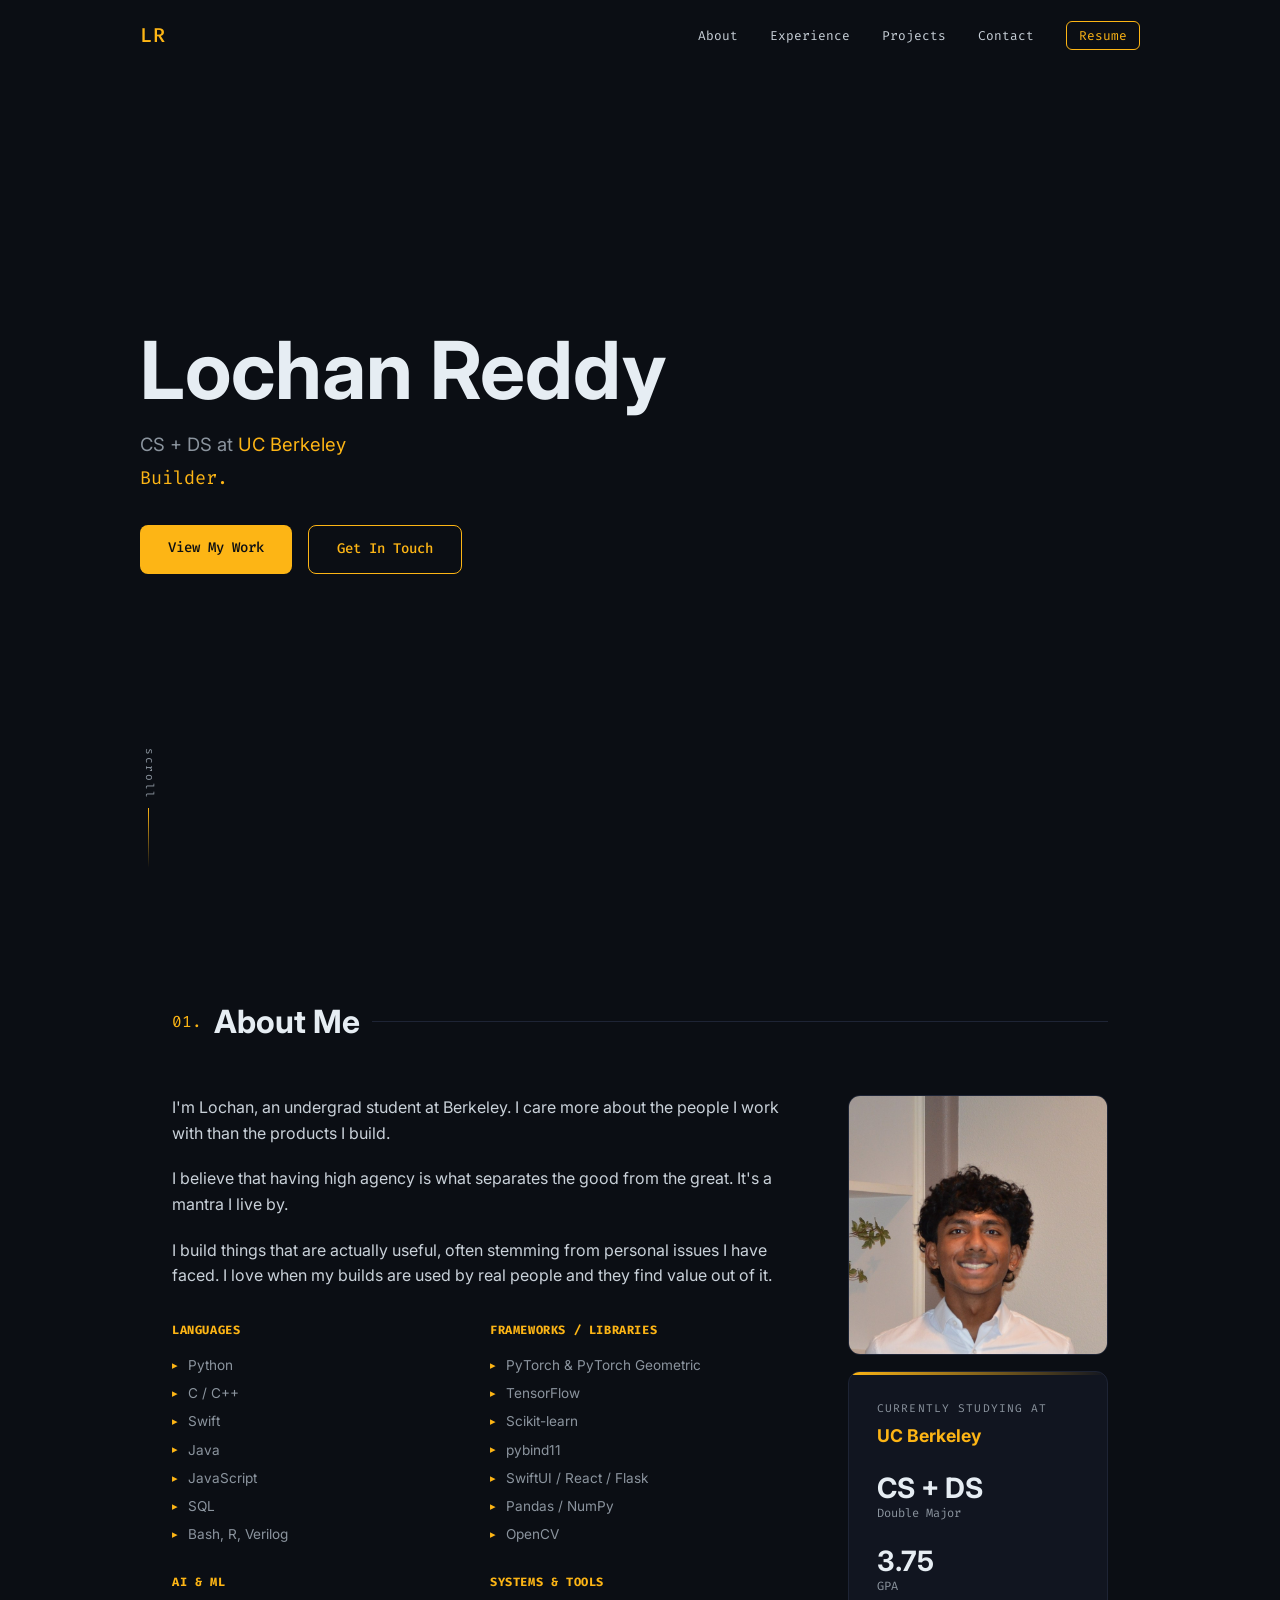
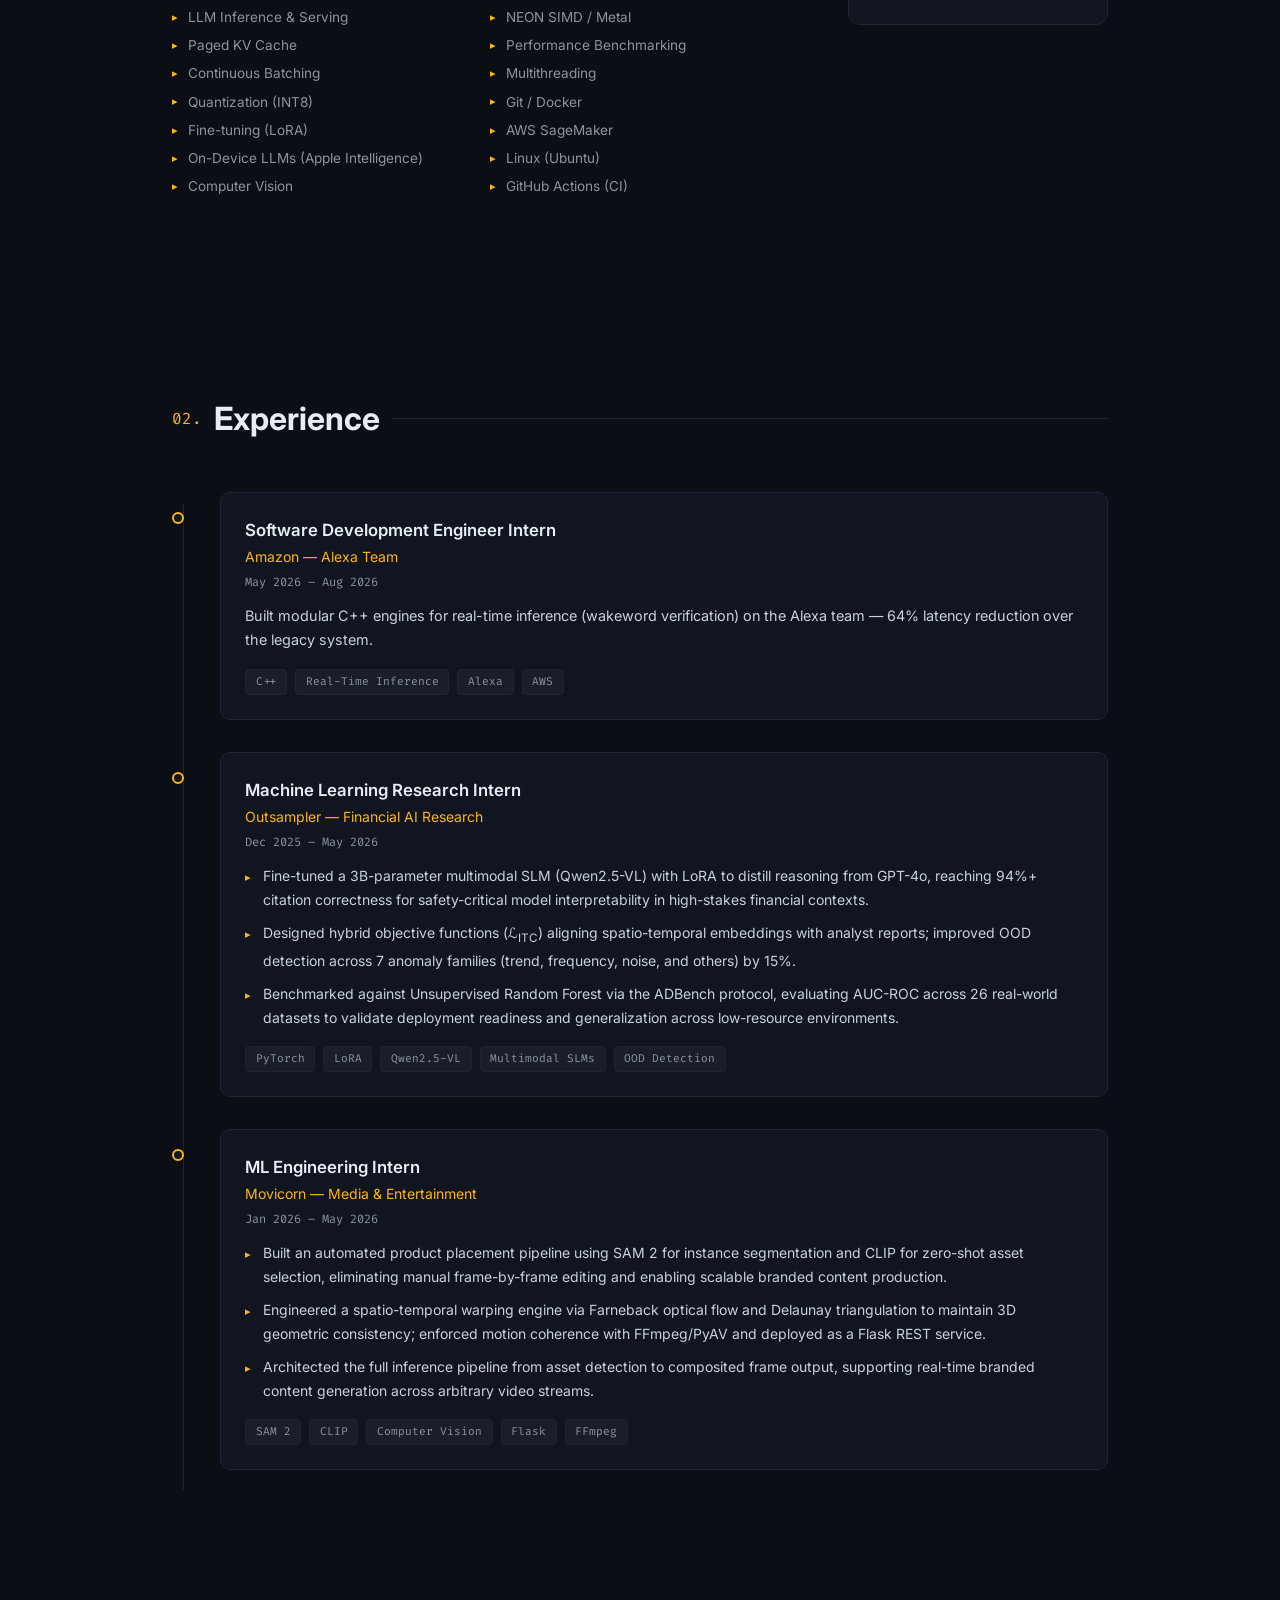
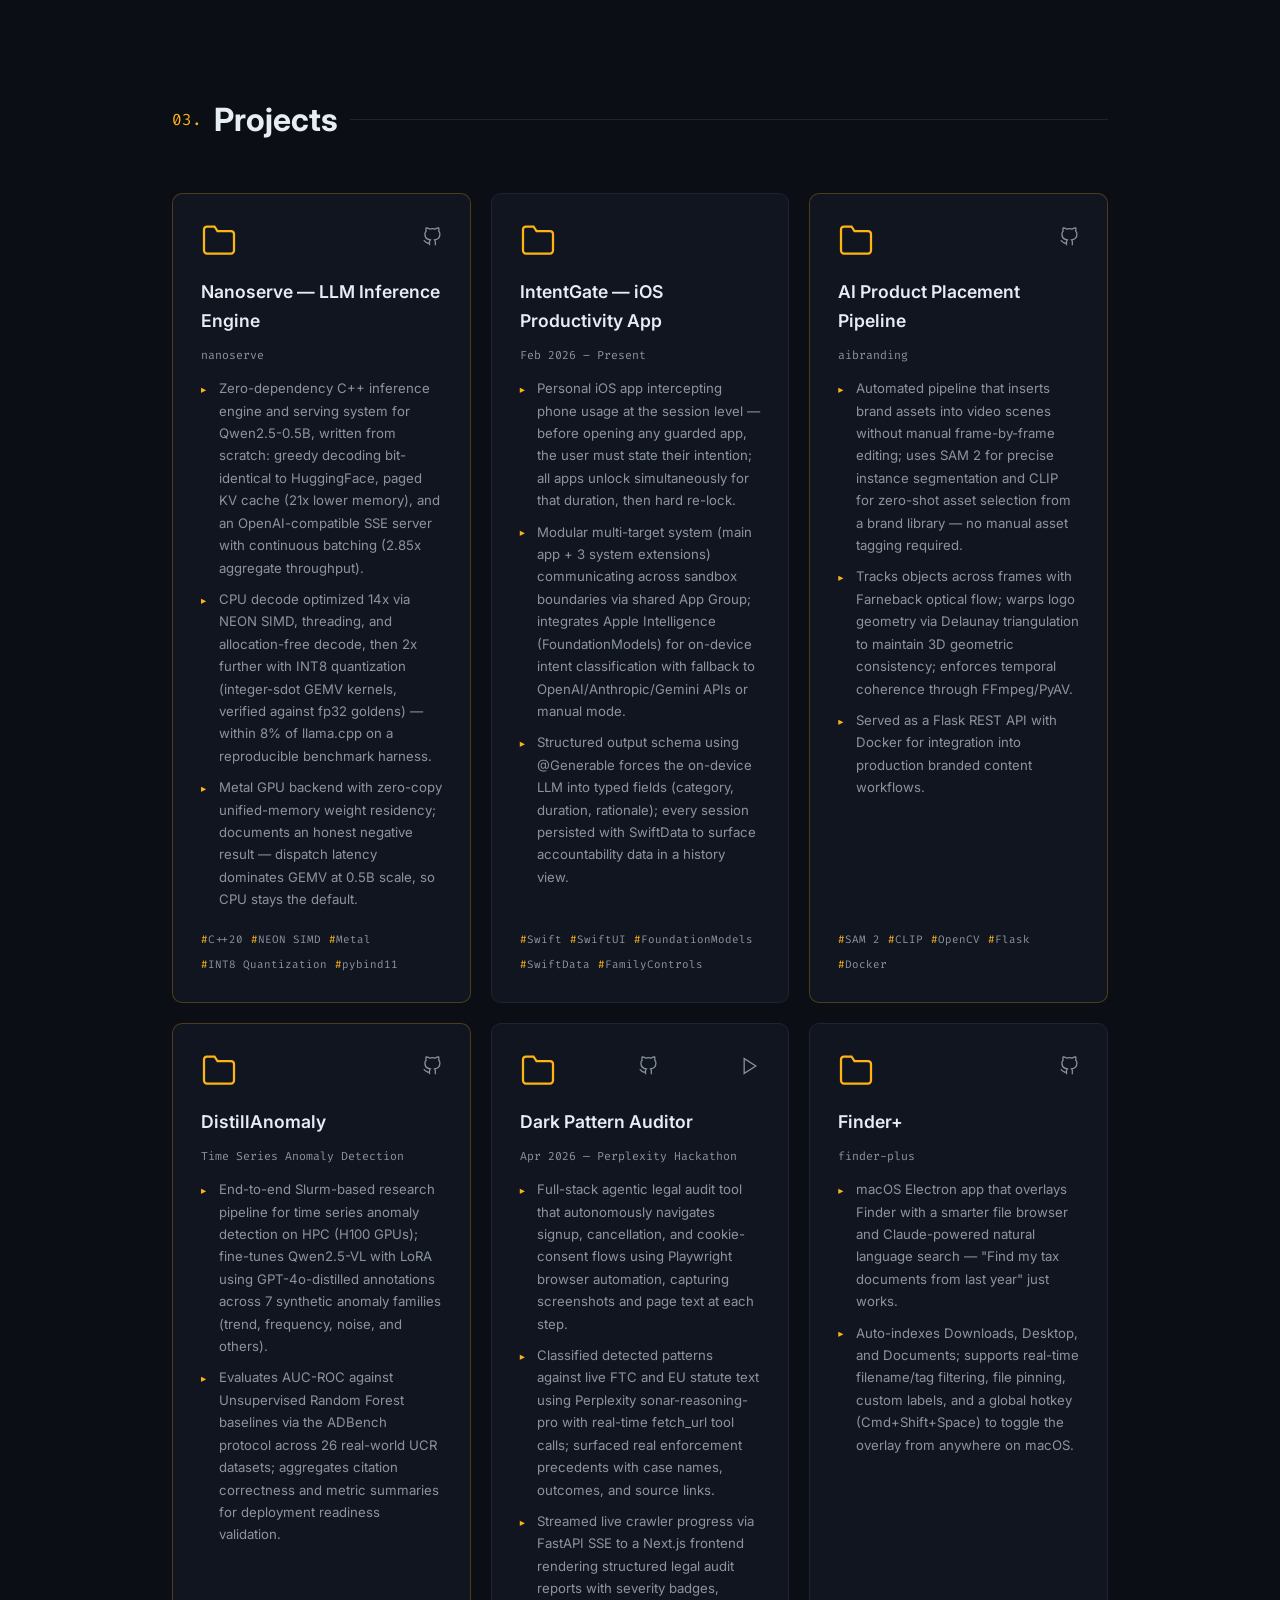
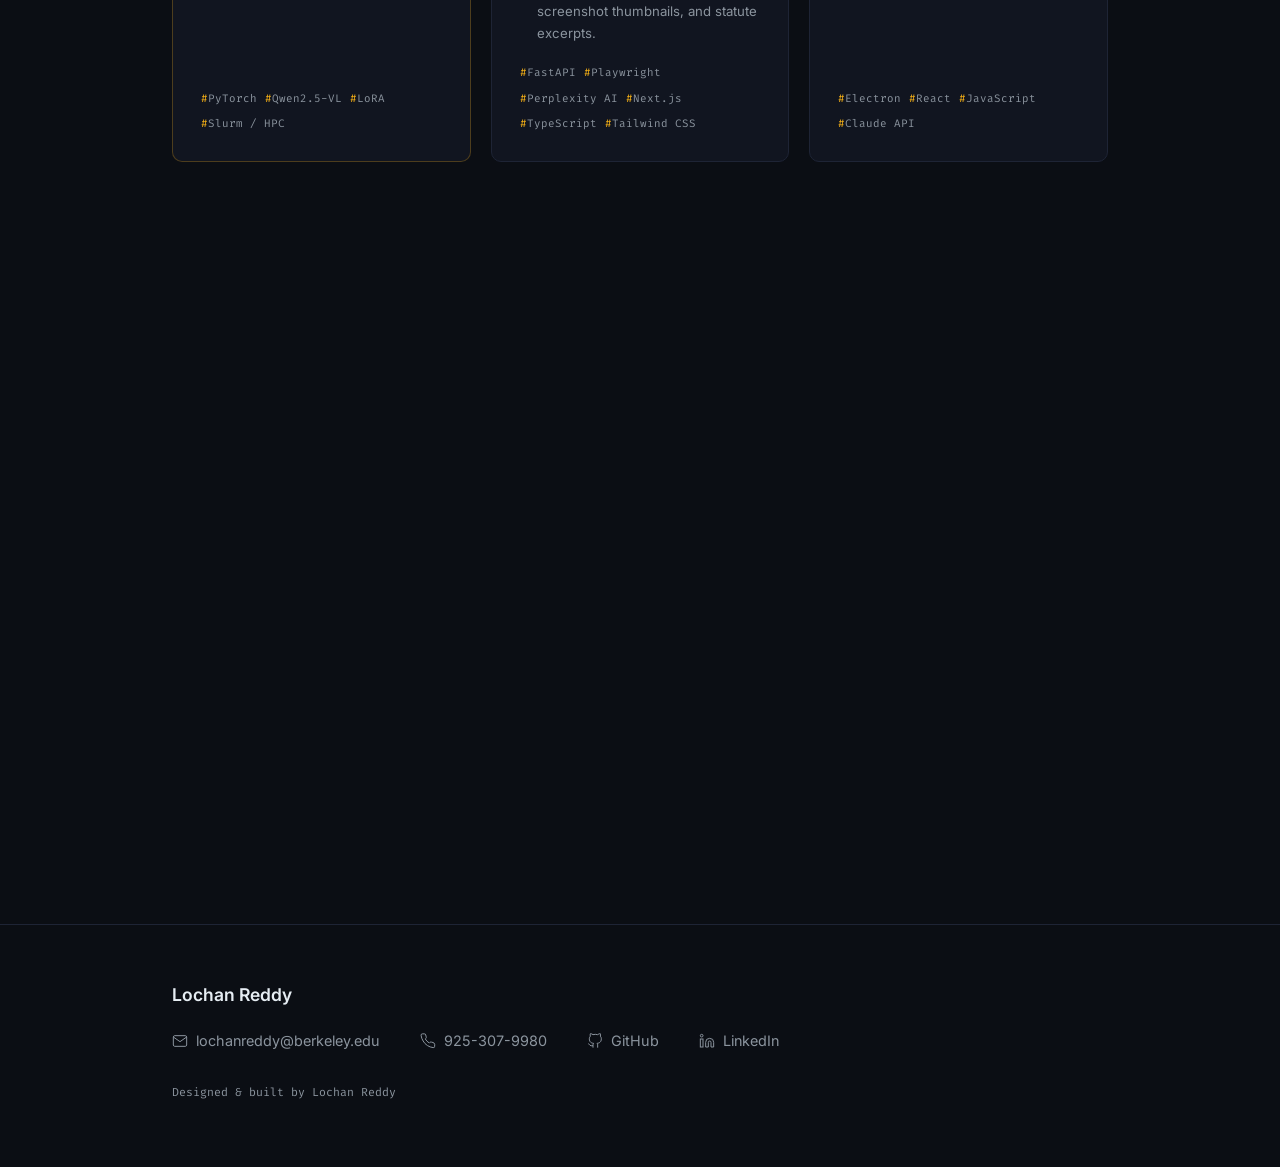
<file: index.html>
<!DOCTYPE html>
<html lang="en">
<head>
  <meta charset="UTF-8" />
  <meta name="viewport" content="width=device-width, initial-scale=1.0" />
  <title>Lochan Reddy</title>
  <link rel="stylesheet" href="style.css" />
  <link rel="preconnect" href="https://fonts.googleapis.com" />
  <link rel="preconnect" href="https://fonts.gstatic.com" crossorigin />
  <link href="https://fonts.googleapis.com/css2?family=Inter:wght@300;400;500;600;700&family=Fira+Code:wght@400;500&display=swap" rel="stylesheet" />
</head>
<body>

  <!-- NAV -->
  <nav id="navbar">
    <div class="nav-inner">
      <a href="/" class="nav-logo">LR</a>
      <ul class="nav-links">
        <li><a href="#about">About</a></li>
        <li><a href="#experience">Experience</a></li>
        <li><a href="#projects">Projects</a></li>
        <li><a href="#footer">Contact</a></li>
        <li><a href="resume.html" class="nav-resume">Resume</a></li>
      </ul>
      <button class="nav-toggle" aria-label="Toggle menu">
        <span></span><span></span><span></span>
      </button>
    </div>
  </nav>

  <!-- HERO -->
  <section id="hero">
    <div class="hero-content">
      <h1 class="hero-name">Lochan Reddy</h1>
      <p class="hero-sub">CS + DS at <span class="gold">UC Berkeley</span></p>
      <p class="hero-builder">Builder.</p>
      <div class="hero-cta">
        <a href="#projects" class="btn btn-primary">View My Work</a>
        <a href="#footer" class="btn btn-outline">Get In Touch</a>
      </div>
    </div>
    <div class="hero-scroll-hint">
      <span>scroll</span>
      <div class="scroll-line"></div>
    </div>
  </section>

  <!-- ABOUT -->
  <section id="about">
    <div class="container">
      <h2 class="section-title"><span class="section-num">01.</span> About Me</h2>
      <div class="about-grid">
        <div class="about-text">
          <p>
            I'm Lochan, an undergrad student at Berkeley. I care more about the people I
            work with than the products I build.
          </p>
          <p>
            I believe that having high agency is what separates the good from the great.
            It's a mantra I live by.
          </p>
          <p>
            I build things that are actually useful, often stemming from personal issues I
            have faced. I love when my builds are used by real people and they find value
            out of it.
          </p>
          <div class="skills-grid">
            <div class="skill-col">
              <h4>Languages</h4>
              <ul>
                <li>Python</li>
                <li>C / C++</li>
                <li>Swift</li>
                <li>Java</li>
                <li>JavaScript</li>
                <li>SQL</li>
                <li>Bash, R, Verilog</li>
              </ul>
            </div>
            <div class="skill-col">
              <h4>Frameworks / Libraries</h4>
              <ul>
                <li>PyTorch &amp; PyTorch Geometric</li>
                <li>TensorFlow</li>
                <li>Scikit-learn</li>
                <li>pybind11</li>
                <li>SwiftUI / React / Flask</li>
                <li>Pandas / NumPy</li>
                <li>OpenCV</li>
              </ul>
            </div>
            <div class="skill-col">
              <h4>AI &amp; ML</h4>
              <ul>
                <li>LLM Inference &amp; Serving</li>
                <li>Paged KV Cache</li>
                <li>Continuous Batching</li>
                <li>Quantization (INT8)</li>
                <li>Fine-tuning (LoRA)</li>
                <li>On-Device LLMs (Apple Intelligence)</li>
                <li>Computer Vision</li>
              </ul>
            </div>
            <div class="skill-col">
              <h4>Systems &amp; Tools</h4>
              <ul>
                <li>NEON SIMD / Metal</li>
                <li>Performance Benchmarking</li>
                <li>Multithreading</li>
                <li>Git / Docker</li>
                <li>AWS SageMaker</li>
                <li>Linux (Ubuntu)</li>
                <li>GitHub Actions (CI)</li>
              </ul>
            </div>
          </div>
        </div>
        <div class="about-card">
          <img src="photo.jpg" alt="Lochan Reddy" class="about-photo" />
          <div class="about-card-inner">
            <div class="card-badge">
              <span class="badge-label">Currently studying at</span>
              <span class="badge-school gold">UC Berkeley</span>
            </div>
            <div class="card-stat">
              <span class="stat-num">CS + DS</span>
              <span class="stat-label">Double Major</span>
            </div>
            <div class="card-stat">
              <span class="stat-num">3.75</span>
              <span class="stat-label">GPA</span>
            </div>
          </div>
        </div>
      </div>
    </div>
  </section>

  <!-- EXPERIENCE -->
  <section id="experience">
    <div class="container">
      <h2 class="section-title"><span class="section-num">02.</span> Experience</h2>
      <div class="timeline">

        <div class="timeline-item" data-index="0">
          <div class="timeline-dot"></div>
          <div class="timeline-card">
            <div class="tc-header">
              <div>
                <h3 class="tc-role">Software Development Engineer Intern</h3>
                <p class="tc-company">Amazon &mdash; Alexa Team</p>
              </div>
            </div>
            <p class="tc-date">May 2026 &ndash; Aug 2026</p>
            <p class="tc-desc">
              Built modular C++ engines for real-time inference (wakeword verification) on the Alexa team &mdash; 64% latency reduction over the legacy system.
            </p>
            <div class="tc-tags">
              <span>C++</span>
              <span>Real-Time Inference</span>
              <span>Alexa</span>
              <span>AWS</span>
            </div>
          </div>
        </div>

        <div class="timeline-item" data-index="1">
          <div class="timeline-dot"></div>
          <div class="timeline-card">
            <div class="tc-header">
              <div>
                <h3 class="tc-role">Machine Learning Research Intern</h3>
                <p class="tc-company">Outsampler &mdash; Financial AI Research</p>
              </div>
            </div>
            <p class="tc-date">Dec 2025 &ndash; May 2026</p>
            <ul class="tc-bullets">
              <li>Fine-tuned a 3B-parameter multimodal SLM (Qwen2.5-VL) with LoRA to distill reasoning from GPT-4o, reaching 94%+ citation correctness for safety-critical model interpretability in high-stakes financial contexts.</li>
              <li>Designed hybrid objective functions (&Lscr;<sub>ITC</sub>) aligning spatio-temporal embeddings with analyst reports; improved OOD detection across 7 anomaly families (trend, frequency, noise, and others) by 15%.</li>
              <li>Benchmarked against Unsupervised Random Forest via the ADBench protocol, evaluating AUC-ROC across 26 real-world datasets to validate deployment readiness and generalization across low-resource environments.</li>
            </ul>
            <div class="tc-tags">
              <span>PyTorch</span>
              <span>LoRA</span>
              <span>Qwen2.5-VL</span>
              <span>Multimodal SLMs</span>
              <span>OOD Detection</span>
            </div>
          </div>
        </div>

        <div class="timeline-item" data-index="2">
          <div class="timeline-dot"></div>
          <div class="timeline-card">
            <div class="tc-header">
              <div>
                <h3 class="tc-role">ML Engineering Intern</h3>
                <p class="tc-company">Movicorn &mdash; Media &amp; Entertainment</p>
              </div>
            </div>
            <p class="tc-date">Jan 2026 &ndash; May 2026</p>
            <ul class="tc-bullets">
              <li>Built an automated product placement pipeline using SAM 2 for instance segmentation and CLIP for zero-shot asset selection, eliminating manual frame-by-frame editing and enabling scalable branded content production.</li>
              <li>Engineered a spatio-temporal warping engine via Farneback optical flow and Delaunay triangulation to maintain 3D geometric consistency; enforced motion coherence with FFmpeg/PyAV and deployed as a Flask REST service.</li>
              <li>Architected the full inference pipeline from asset detection to composited frame output, supporting real-time branded content generation across arbitrary video streams.</li>
            </ul>
            <div class="tc-tags">
              <span>SAM 2</span>
              <span>CLIP</span>
              <span>Computer Vision</span>
              <span>Flask</span>
              <span>FFmpeg</span>
            </div>
          </div>
        </div>

      </div>
    </div>
  </section>

  <!-- PROJECTS -->
  <section id="projects">
    <div class="container">
      <h2 class="section-title"><span class="section-num">03.</span> Projects</h2>
      <div class="projects-grid">

        <!-- nanoserve — pinned repo -->
        <div class="project-card featured" data-index="0">
          <div class="pc-top">
            <div class="pc-icons">
              <svg class="pc-folder" xmlns="http://www.w3.org/2000/svg" viewBox="0 0 24 24" fill="none" stroke="currentColor" stroke-width="1.5"><path d="M22 19a2 2 0 0 1-2 2H4a2 2 0 0 1-2-2V5a2 2 0 0 1 2-2h5l2 3h9a2 2 0 0 1 2 2z"/></svg>
              <a href="https://github.com/lotionr/nanoserve" target="_blank" rel="noopener" aria-label="GitHub" class="pc-link">
                <svg xmlns="http://www.w3.org/2000/svg" viewBox="0 0 24 24" fill="none" stroke="currentColor" stroke-width="1.5"><path d="M9 19c-5 1.5-5-2.5-7-3m14 6v-3.87a3.37 3.37 0 0 0-.94-2.61c3.14-.35 6.44-1.54 6.44-7A5.44 5.44 0 0 0 20 4.77 5.07 5.07 0 0 0 19.91 1S18.73.65 16 2.48a13.38 13.38 0 0 0-7 0C6.27.65 5.09 1 5.09 1A5.07 5.07 0 0 0 5 4.77a5.44 5.44 0 0 0-1.5 3.78c0 5.42 3.3 6.61 6.44 7A3.37 3.37 0 0 0 9 18.13V22"/></svg>
              </a>
            </div>
            <h3 class="pc-title">Nanoserve &mdash; LLM Inference Engine</h3>
            <p class="pc-date-small">nanoserve</p>
            <ul class="pc-bullets">
              <li>Zero-dependency C++ inference engine and serving system for Qwen2.5-0.5B, written from scratch: greedy decoding bit-identical to HuggingFace, paged KV cache (21x lower memory), and an OpenAI-compatible SSE server with continuous batching (2.85x aggregate throughput).</li>
              <li>CPU decode optimized 14x via NEON SIMD, threading, and allocation-free decode, then 2x further with INT8 quantization (integer-sdot GEMV kernels, verified against fp32 goldens) — within 8% of llama.cpp on a reproducible benchmark harness.</li>
              <li>Metal GPU backend with zero-copy unified-memory weight residency; documents an honest negative result — dispatch latency dominates GEMV at 0.5B scale, so CPU stays the default.</li>
            </ul>
          </div>
          <div class="pc-tags">
            <span>C++20</span>
            <span>NEON SIMD</span>
            <span>Metal</span>
            <span>INT8 Quantization</span>
            <span>pybind11</span>
          </div>
        </div>

        <!-- IntentGate — no public repo -->
        <div class="project-card" data-index="1">
          <div class="pc-top">
            <div class="pc-icons">
              <svg class="pc-folder" xmlns="http://www.w3.org/2000/svg" viewBox="0 0 24 24" fill="none" stroke="currentColor" stroke-width="1.5"><path d="M22 19a2 2 0 0 1-2 2H4a2 2 0 0 1-2-2V5a2 2 0 0 1 2-2h5l2 3h9a2 2 0 0 1 2 2z"/></svg>
            </div>
            <h3 class="pc-title">IntentGate &mdash; iOS Productivity App</h3>
            <p class="pc-date-small">Feb 2026 &ndash; Present</p>
            <ul class="pc-bullets">
              <li>Personal iOS app intercepting phone usage at the session level — before opening any guarded app, the user must state their intention; all apps unlock simultaneously for that duration, then hard re-lock.</li>
              <li>Modular multi-target system (main app + 3 system extensions) communicating across sandbox boundaries via shared App Group; integrates Apple Intelligence (FoundationModels) for on-device intent classification with fallback to OpenAI/Anthropic/Gemini APIs or manual mode.</li>
              <li>Structured output schema using @Generable forces the on-device LLM into typed fields (category, duration, rationale); every session persisted with SwiftData to surface accountability data in a history view.</li>
            </ul>
          </div>
          <div class="pc-tags">
            <span>Swift</span>
            <span>SwiftUI</span>
            <span>FoundationModels</span>
            <span>SwiftData</span>
            <span>FamilyControls</span>
          </div>
        </div>

        <!-- aibranding — pinned repo -->
        <div class="project-card featured" data-index="2">
          <div class="pc-top">
            <div class="pc-icons">
              <svg class="pc-folder" xmlns="http://www.w3.org/2000/svg" viewBox="0 0 24 24" fill="none" stroke="currentColor" stroke-width="1.5"><path d="M22 19a2 2 0 0 1-2 2H4a2 2 0 0 1-2-2V5a2 2 0 0 1 2-2h5l2 3h9a2 2 0 0 1 2 2z"/></svg>
              <a href="https://github.com/lotionr/aibranding" target="_blank" rel="noopener" aria-label="GitHub" class="pc-link">
                <svg xmlns="http://www.w3.org/2000/svg" viewBox="0 0 24 24" fill="none" stroke="currentColor" stroke-width="1.5"><path d="M9 19c-5 1.5-5-2.5-7-3m14 6v-3.87a3.37 3.37 0 0 0-.94-2.61c3.14-.35 6.44-1.54 6.44-7A5.44 5.44 0 0 0 20 4.77 5.07 5.07 0 0 0 19.91 1S18.73.65 16 2.48a13.38 13.38 0 0 0-7 0C6.27.65 5.09 1 5.09 1A5.07 5.07 0 0 0 5 4.77a5.44 5.44 0 0 0-1.5 3.78c0 5.42 3.3 6.61 6.44 7A3.37 3.37 0 0 0 9 18.13V22"/></svg>
              </a>
            </div>
            <h3 class="pc-title">AI Product Placement Pipeline</h3>
            <p class="pc-date-small">aibranding</p>
            <ul class="pc-bullets">
              <li>Automated pipeline that inserts brand assets into video scenes without manual frame-by-frame editing; uses SAM 2 for precise instance segmentation and CLIP for zero-shot asset selection from a brand library — no manual asset tagging required.</li>
              <li>Tracks objects across frames with Farneback optical flow; warps logo geometry via Delaunay triangulation to maintain 3D geometric consistency; enforces temporal coherence through FFmpeg/PyAV.</li>
              <li>Served as a Flask REST API with Docker for integration into production branded content workflows.</li>
            </ul>
          </div>
          <div class="pc-tags">
            <span>SAM 2</span>
            <span>CLIP</span>
            <span>OpenCV</span>
            <span>Flask</span>
            <span>Docker</span>
          </div>
        </div>

        <!-- DistillAnomaly — pinned repo -->
        <div class="project-card featured" data-index="3">
          <div class="pc-top">
            <div class="pc-icons">
              <svg class="pc-folder" xmlns="http://www.w3.org/2000/svg" viewBox="0 0 24 24" fill="none" stroke="currentColor" stroke-width="1.5"><path d="M22 19a2 2 0 0 1-2 2H4a2 2 0 0 1-2-2V5a2 2 0 0 1 2-2h5l2 3h9a2 2 0 0 1 2 2z"/></svg>
              <a href="https://github.com/lotionr/DistillAnomaly" target="_blank" rel="noopener" aria-label="GitHub" class="pc-link">
                <svg xmlns="http://www.w3.org/2000/svg" viewBox="0 0 24 24" fill="none" stroke="currentColor" stroke-width="1.5"><path d="M9 19c-5 1.5-5-2.5-7-3m14 6v-3.87a3.37 3.37 0 0 0-.94-2.61c3.14-.35 6.44-1.54 6.44-7A5.44 5.44 0 0 0 20 4.77 5.07 5.07 0 0 0 19.91 1S18.73.65 16 2.48a13.38 13.38 0 0 0-7 0C6.27.65 5.09 1 5.09 1A5.07 5.07 0 0 0 5 4.77a5.44 5.44 0 0 0-1.5 3.78c0 5.42 3.3 6.61 6.44 7A3.37 3.37 0 0 0 9 18.13V22"/></svg>
              </a>
            </div>
            <h3 class="pc-title">DistillAnomaly</h3>
            <p class="pc-date-small">Time Series Anomaly Detection</p>
            <ul class="pc-bullets">
              <li>End-to-end Slurm-based research pipeline for time series anomaly detection on HPC (H100 GPUs); fine-tunes Qwen2.5-VL with LoRA using GPT-4o-distilled annotations across 7 synthetic anomaly families (trend, frequency, noise, and others).</li>
              <li>Evaluates AUC-ROC against Unsupervised Random Forest baselines via the ADBench protocol across 26 real-world UCR datasets; aggregates citation correctness and metric summaries for deployment readiness validation.</li>
            </ul>
          </div>
          <div class="pc-tags">
            <span>PyTorch</span>
            <span>Qwen2.5-VL</span>
            <span>LoRA</span>
            <span>Slurm / HPC</span>
          </div>
        </div>

        <!-- dark-pattern-auditor — pinned repo -->
        <div class="project-card" data-index="4">
          <div class="pc-top">
            <div class="pc-icons">
              <svg class="pc-folder" xmlns="http://www.w3.org/2000/svg" viewBox="0 0 24 24" fill="none" stroke="currentColor" stroke-width="1.5"><path d="M22 19a2 2 0 0 1-2 2H4a2 2 0 0 1-2-2V5a2 2 0 0 1 2-2h5l2 3h9a2 2 0 0 1 2 2z"/></svg>
              <a href="https://github.com/lotionr/dark-pattern-auditor" target="_blank" rel="noopener" aria-label="GitHub" class="pc-link">
                <svg xmlns="http://www.w3.org/2000/svg" viewBox="0 0 24 24" fill="none" stroke="currentColor" stroke-width="1.5"><path d="M9 19c-5 1.5-5-2.5-7-3m14 6v-3.87a3.37 3.37 0 0 0-.94-2.61c3.14-.35 6.44-1.54 6.44-7A5.44 5.44 0 0 0 20 4.77 5.07 5.07 0 0 0 19.91 1S18.73.65 16 2.48a13.38 13.38 0 0 0-7 0C6.27.65 5.09 1 5.09 1A5.07 5.07 0 0 0 5 4.77a5.44 5.44 0 0 0-1.5 3.78c0 5.42 3.3 6.61 6.44 7A3.37 3.37 0 0 0 9 18.13V22"/></svg>
              </a>
              <a href="https://drive.google.com/file/d/1J3X9MDYqIY35564RdejE5SjuO4_nlud9/view?usp=sharing" target="_blank" rel="noopener" aria-label="Demo" class="pc-link">
                <svg xmlns="http://www.w3.org/2000/svg" viewBox="0 0 24 24" fill="none" stroke="currentColor" stroke-width="1.5"><polygon points="5 3 19 12 5 21 5 3"/></svg>
              </a>
            </div>
            <h3 class="pc-title">Dark Pattern Auditor</h3>
            <p class="pc-date-small">Apr 2026 &mdash; Perplexity Hackathon</p>
            <ul class="pc-bullets">
              <li>Full-stack agentic legal audit tool that autonomously navigates signup, cancellation, and cookie-consent flows using Playwright browser automation, capturing screenshots and page text at each step.</li>
              <li>Classified detected patterns against live FTC and EU statute text using Perplexity sonar-reasoning-pro with real-time fetch_url tool calls; surfaced real enforcement precedents with case names, outcomes, and source links.</li>
              <li>Streamed live crawler progress via FastAPI SSE to a Next.js frontend rendering structured legal audit reports with severity badges, screenshot thumbnails, and statute excerpts.</li>
            </ul>
          </div>
          <div class="pc-tags">
            <span>FastAPI</span>
            <span>Playwright</span>
            <span>Perplexity AI</span>
            <span>Next.js</span>
            <span>TypeScript</span>
            <span>Tailwind CSS</span>
          </div>
        </div>

        <!-- finder-plus — pinned repo -->
        <div class="project-card" data-index="5">
          <div class="pc-top">
            <div class="pc-icons">
              <svg class="pc-folder" xmlns="http://www.w3.org/2000/svg" viewBox="0 0 24 24" fill="none" stroke="currentColor" stroke-width="1.5"><path d="M22 19a2 2 0 0 1-2 2H4a2 2 0 0 1-2-2V5a2 2 0 0 1 2-2h5l2 3h9a2 2 0 0 1 2 2z"/></svg>
              <a href="https://github.com/lotionr/finder-plus" target="_blank" rel="noopener" aria-label="GitHub" class="pc-link">
                <svg xmlns="http://www.w3.org/2000/svg" viewBox="0 0 24 24" fill="none" stroke="currentColor" stroke-width="1.5"><path d="M9 19c-5 1.5-5-2.5-7-3m14 6v-3.87a3.37 3.37 0 0 0-.94-2.61c3.14-.35 6.44-1.54 6.44-7A5.44 5.44 0 0 0 20 4.77 5.07 5.07 0 0 0 19.91 1S18.73.65 16 2.48a13.38 13.38 0 0 0-7 0C6.27.65 5.09 1 5.09 1A5.07 5.07 0 0 0 5 4.77a5.44 5.44 0 0 0-1.5 3.78c0 5.42 3.3 6.61 6.44 7A3.37 3.37 0 0 0 9 18.13V22"/></svg>
              </a>
            </div>
            <h3 class="pc-title">Finder+</h3>
            <p class="pc-date-small">finder-plus</p>
            <ul class="pc-bullets">
              <li>macOS Electron app that overlays Finder with a smarter file browser and Claude-powered natural language search — "Find my tax documents from last year" just works.</li>
              <li>Auto-indexes Downloads, Desktop, and Documents; supports real-time filename/tag filtering, file pinning, custom labels, and a global hotkey (Cmd+Shift+Space) to toggle the overlay from anywhere on macOS.</li>
            </ul>
          </div>
          <div class="pc-tags">
            <span>Electron</span>
            <span>React</span>
            <span>JavaScript</span>
            <span>Claude API</span>
          </div>
        </div>

        <!-- Financial Planning AI — no public repo -->
        <div class="project-card" data-index="6">
          <div class="pc-top">
            <div class="pc-icons">
              <svg class="pc-folder" xmlns="http://www.w3.org/2000/svg" viewBox="0 0 24 24" fill="none" stroke="currentColor" stroke-width="1.5"><path d="M22 19a2 2 0 0 1-2 2H4a2 2 0 0 1-2-2V5a2 2 0 0 1 2-2h5l2 3h9a2 2 0 0 1 2 2z"/></svg>
              <a href="https://www.youtube.com/watch?v=hWL3-c6bSq4" target="_blank" rel="noopener" aria-label="Demo" class="pc-link">
                <svg xmlns="http://www.w3.org/2000/svg" viewBox="0 0 24 24" fill="none" stroke="currentColor" stroke-width="1.5"><polygon points="5 3 19 12 5 21 5 3"/></svg>
              </a>
            </div>
            <h3 class="pc-title">Financial Planning AI</h3>
            <p class="pc-date-small">Sep 2025 &ndash; Nov 2025</p>
            <ul class="pc-bullets">
              <li>Full-stack investment platform combining FinBERT sentiment analysis with a GNN (PyTorch Geometric) modeling ETF/sector correlations as a graph; trained and deployed on AWS SageMaker.</li>
              <li>Backtested 5 years (2018&ndash;2023): Sharpe ratio of 1.1, 10&ndash;12% return improvement during volatile periods, 82% Monte Carlo success rate for retirement goals &mdash; 15% above standard 60/40 portfolios.</li>
              <li>~50ms end-to-end inference via model caching and async fetching; React + MySQL frontend for real-time portfolio rebalancing and personalized plan generation.</li>
            </ul>
          </div>
          <div class="pc-tags">
            <span>FinBERT</span>
            <span>PyTorch Geometric</span>
            <span>AWS SageMaker</span>
            <span>React</span>
            <span>MySQL</span>
          </div>
        </div>


      </div>
    </div>
  </section>

  <!-- FOOTER -->
  <footer id="footer">
    <div class="footer-inner">
      <div class="footer-contact">
        <p class="footer-name">Lochan Reddy</p>
        <div class="footer-links">
          <a href="mailto:lochanreddy@berkeley.edu">
            <svg xmlns="http://www.w3.org/2000/svg" viewBox="0 0 24 24" fill="none" stroke="currentColor" stroke-width="1.5"><path d="M4 4h16c1.1 0 2 .9 2 2v12c0 1.1-.9 2-2 2H4c-1.1 0-2-.9-2-2V6c0-1.1.9-2 2-2z"/><polyline points="22,6 12,13 2,6"/></svg>
            lochanreddy@berkeley.edu
          </a>
          <a id="phone-link" href="#" data-phone="0899-703-529">
            <svg xmlns="http://www.w3.org/2000/svg" viewBox="0 0 24 24" fill="none" stroke="currentColor" stroke-width="1.5"><path d="M22 16.92v3a2 2 0 0 1-2.18 2 19.79 19.79 0 0 1-8.63-3.07A19.5 19.5 0 0 1 4.69 12a19.79 19.79 0 0 1-3.07-8.67A2 2 0 0 1 3.6 1.27h3a2 2 0 0 1 2 1.72c.13.96.36 1.9.71 2.81a2 2 0 0 1-.45 2.11L7.91 8.91a16 16 0 0 0 6.09 6.09l.91-.91a2 2 0 0 1 2.11-.45c.91.35 1.85.58 2.81.71a2 2 0 0 1 1.72 2.07z"/></svg>
            <span id="phone-display"></span>
          </a>
          <script>
            (function() {
              var el = document.getElementById('phone-link');
              var num = el.dataset.phone.split('').reverse().join('');
              el.href = 'tel:+1' + num.replace(/-/g, '');
              document.getElementById('phone-display').textContent = num;
            })();
          </script>
          <a href="https://github.com/lotionr" target="_blank" rel="noopener">
            <svg xmlns="http://www.w3.org/2000/svg" viewBox="0 0 24 24" fill="none" stroke="currentColor" stroke-width="1.5"><path d="M9 19c-5 1.5-5-2.5-7-3m14 6v-3.87a3.37 3.37 0 0 0-.94-2.61c3.14-.35 6.44-1.54 6.44-7A5.44 5.44 0 0 0 20 4.77 5.07 5.07 0 0 0 19.91 1S18.73.65 16 2.48a13.38 13.38 0 0 0-7 0C6.27.65 5.09 1 5.09 1A5.07 5.07 0 0 0 5 4.77a5.44 5.44 0 0 0-1.5 3.78c0 5.42 3.3 6.61 6.44 7A3.37 3.37 0 0 0 9 18.13V22"/></svg>
            GitHub
          </a>
          <a href="https://linkedin.com/in/lochannreddy" target="_blank" rel="noopener">
            <svg xmlns="http://www.w3.org/2000/svg" viewBox="0 0 24 24" fill="none" stroke="currentColor" stroke-width="1.5"><path d="M16 8a6 6 0 0 1 6 6v7h-4v-7a2 2 0 0 0-2-2 2 2 0 0 0-2 2v7h-4v-7a6 6 0 0 1 6-6z"/><rect x="2" y="9" width="4" height="12"/><circle cx="4" cy="4" r="2"/></svg>
            LinkedIn
          </a>
        </div>
      </div>
      <p class="footer-copy">Designed &amp; built by Lochan Reddy</p>
    </div>
  </footer>

  <script src="script.js"></script>
</body>
</html>
</file>
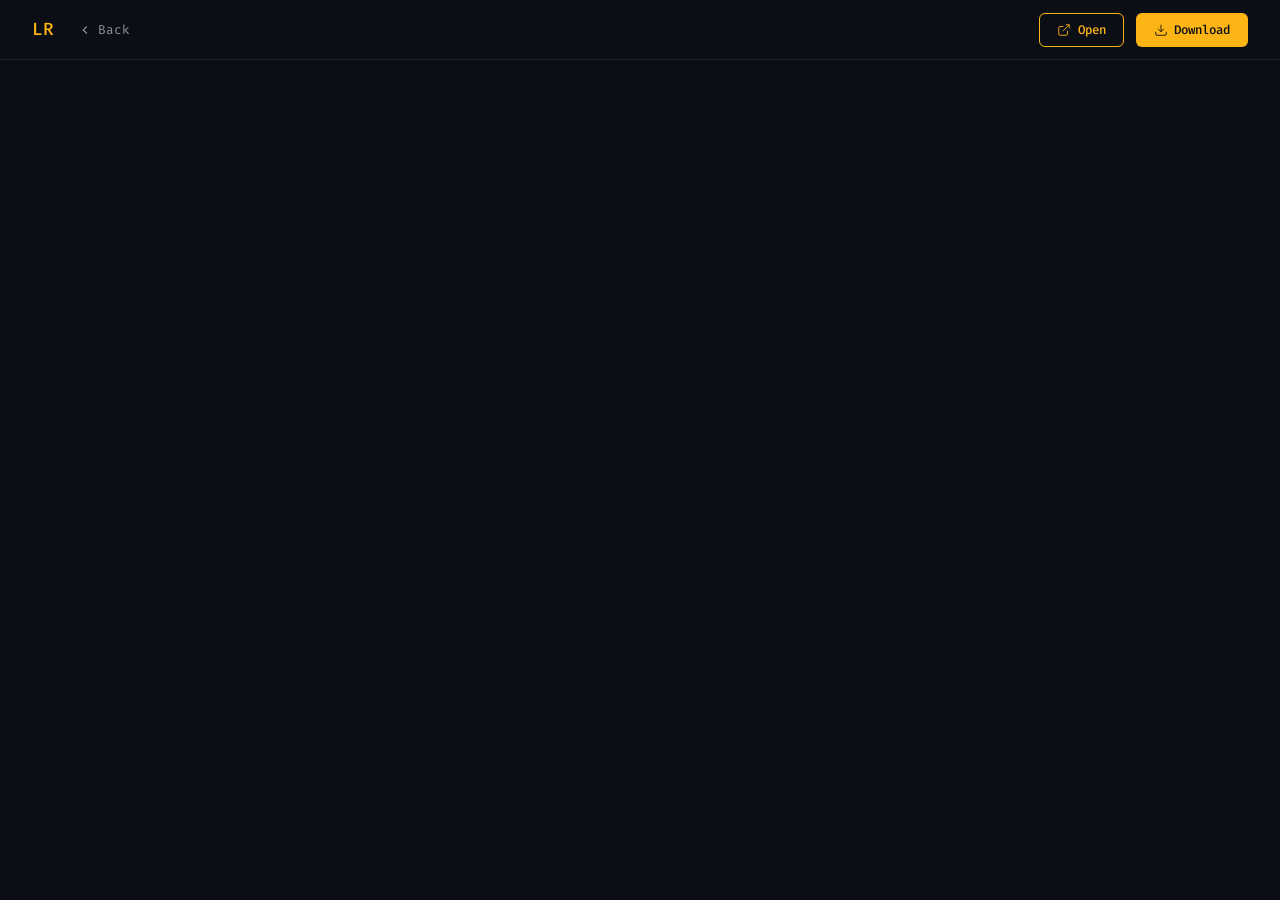
<file: resume.html>
<!DOCTYPE html>
<html lang="en">
<head>
  <meta charset="UTF-8" />
  <meta name="viewport" content="width=device-width, initial-scale=1.0" />
  <title>Resume — Lochan Reddy</title>
  <link rel="preconnect" href="https://fonts.googleapis.com" />
  <link rel="preconnect" href="https://fonts.gstatic.com" crossorigin />
  <link href="https://fonts.googleapis.com/css2?family=Inter:wght@400;500;600&family=Fira+Code:wght@400;500&display=swap" rel="stylesheet" />
  <style>
    *, *::before, *::after { box-sizing: border-box; margin: 0; padding: 0; }

    :root {
      --bg:        #0b0e14;
      --border:    #1e2435;
      --gold:      #FDB515;
      --text:      #c9d1d9;
      --text-dim:  #8b949e;
      --text-bright: #e6edf3;
      --nav-h:     60px;
      --font-sans: 'Inter', system-ui, sans-serif;
      --font-mono: 'Fira Code', monospace;
    }

    body {
      font-family: var(--font-sans);
      background: var(--bg);
      color: var(--text);
      height: 100dvh;
      display: flex;
      flex-direction: column;
      overflow: hidden;
    }

    /* NAV */
    nav {
      height: var(--nav-h);
      border-bottom: 1px solid var(--border);
      display: flex;
      align-items: center;
      justify-content: space-between;
      padding: 0 2rem;
      flex-shrink: 0;
      background: var(--bg);
    }

    .nav-left {
      display: flex;
      align-items: center;
      gap: 1.5rem;
    }

    .nav-logo {
      font-family: var(--font-mono);
      font-size: 1.1rem;
      font-weight: 500;
      color: var(--gold);
      text-decoration: none;
    }
    .nav-logo:hover { color: #ffc93c; }

    .nav-back {
      display: flex;
      align-items: center;
      gap: 0.4rem;
      font-size: 0.8rem;
      color: var(--text-dim);
      text-decoration: none;
      font-family: var(--font-mono);
      transition: color 0.2s;
    }
    .nav-back:hover { color: var(--gold); }
    .nav-back svg { width: 14px; height: 14px; }

    .nav-right { display: flex; gap: 0.75rem; }

    .btn {
      display: inline-flex;
      align-items: center;
      gap: 0.4rem;
      padding: 0.5rem 1.1rem;
      border-radius: 6px;
      font-family: var(--font-mono);
      font-size: 0.78rem;
      font-weight: 500;
      text-decoration: none;
      transition: all 0.2s;
      cursor: pointer;
      border: none;
    }
    .btn svg { width: 14px; height: 14px; flex-shrink: 0; }

    .btn-primary { background: var(--gold); color: #0b0e14; }
    .btn-primary:hover { background: #ffc93c; color: #0b0e14; transform: translateY(-1px); }

    .btn-outline {
      background: transparent;
      color: var(--gold);
      border: 1.5px solid var(--gold);
    }
    .btn-outline:hover { background: rgba(253,181,21,0.1); transform: translateY(-1px); }

    /* PDF EMBED */
    .pdf-wrap {
      flex: 1;
      overflow: hidden;
    }

    iframe {
      width: 100%;
      height: 100%;
      border: none;
      display: block;
    }

    /* Mobile fallback */
    .mobile-fallback {
      display: none;
      flex-direction: column;
      align-items: center;
      justify-content: center;
      gap: 1rem;
      height: 100%;
      padding: 2rem;
      text-align: center;
    }
    .mobile-fallback p {
      color: var(--text-dim);
      font-size: 0.9rem;
    }

    @media (max-width: 600px) {
      .pdf-wrap { display: none; }
      .mobile-fallback { display: flex; }
    }
  </style>
</head>
<body>

  <nav>
    <div class="nav-left">
      <a href="/" class="nav-logo">LR</a>
      <a href="/" class="nav-back">
        <svg xmlns="http://www.w3.org/2000/svg" viewBox="0 0 24 24" fill="none" stroke="currentColor" stroke-width="2"><polyline points="15 18 9 12 15 6"/></svg>
        Back
      </a>
    </div>
    <div class="nav-right">
      <a href="resume.pdf" target="_blank" rel="noopener" class="btn btn-outline">
        <svg xmlns="http://www.w3.org/2000/svg" viewBox="0 0 24 24" fill="none" stroke="currentColor" stroke-width="1.5"><path d="M18 13v6a2 2 0 0 1-2 2H5a2 2 0 0 1-2-2V8a2 2 0 0 1 2-2h6"/><polyline points="15 3 21 3 21 9"/><line x1="10" y1="14" x2="21" y2="3"/></svg>
        Open
      </a>
      <a href="resume.pdf" download="Lochan_Reddy_Resume.pdf" class="btn btn-primary">
        <svg xmlns="http://www.w3.org/2000/svg" viewBox="0 0 24 24" fill="none" stroke="currentColor" stroke-width="1.5"><path d="M21 15v4a2 2 0 0 1-2 2H5a2 2 0 0 1-2-2v-4"/><polyline points="7 10 12 15 17 10"/><line x1="12" y1="15" x2="12" y2="3"/></svg>
        Download
      </a>
    </div>
  </nav>

  <div class="pdf-wrap">
    <iframe src="resume.pdf" title="Lochan Reddy Resume"></iframe>
  </div>

  <div class="mobile-fallback">
    <p>PDF preview isn't available on mobile.</p>
    <a href="resume.pdf" target="_blank" rel="noopener" class="btn btn-outline">Open PDF</a>
    <a href="resume.pdf" download="Lochan_Reddy_Resume.pdf" class="btn btn-primary">Download</a>
  </div>

</body>
</html>
</file>
<file: style.css>
/* ============================================================
   RESET & BASE
============================================================ */
*, *::before, *::after {
  box-sizing: border-box;
  margin: 0;
  padding: 0;
}

:root {
  --bg:          #0b0e14;
  --bg-card:     #111520;
  --bg-hover:    #161b27;
  --border:      #1e2435;
  --gold:        #FDB515;
  --gold-dim:    rgba(253, 181, 21, 0.15);
  --gold-muted:  rgba(253, 181, 21, 0.6);
  --blue:        #003262;
  --text:        #c9d1d9;
  --text-bright: #e6edf3;
  --text-dim:    #8b949e;
  --font-sans:   'Inter', system-ui, sans-serif;
  --font-mono:   'Fira Code', 'Courier New', monospace;
  --nav-h:       70px;
  --radius:      8px;
  --transition:  0.25s ease;
  --max-w:       1000px;
}

html {
  scroll-behavior: smooth;
  scroll-padding-top: var(--nav-h);
}

body {
  font-family: var(--font-sans);
  background: var(--bg);
  color: var(--text);
  line-height: 1.6;
  font-size: 16px;
  overflow-x: hidden;
}

a {
  color: var(--gold);
  text-decoration: none;
  transition: color var(--transition);
}
a:hover { color: #ffc93c; }

ul { list-style: none; }

.gold { color: var(--gold); }

/* ============================================================
   SCROLLBAR
============================================================ */
::-webkit-scrollbar { width: 6px; }
::-webkit-scrollbar-track { background: var(--bg); }
::-webkit-scrollbar-thumb { background: var(--border); border-radius: 3px; }
::-webkit-scrollbar-thumb:hover { background: var(--gold-muted); }

/* ============================================================
   CONTAINER
============================================================ */
.container {
  max-width: var(--max-w);
  margin: 0 auto;
  padding: 0 2rem;
}

/* ============================================================
   BUTTONS
============================================================ */
.btn {
  display: inline-block;
  padding: 0.75rem 1.75rem;
  border-radius: var(--radius);
  font-family: var(--font-mono);
  font-size: 0.875rem;
  font-weight: 500;
  transition: all var(--transition);
  cursor: pointer;
  border: none;
}

.btn-primary {
  background: var(--gold);
  color: #0b0e14;
}
.btn-primary:hover {
  background: #ffc93c;
  color: #0b0e14;
  transform: translateY(-2px);
  box-shadow: 0 8px 25px rgba(253, 181, 21, 0.25);
}

.btn-outline {
  background: transparent;
  color: var(--gold);
  border: 1.5px solid var(--gold);
}
.btn-outline:hover {
  background: var(--gold-dim);
  color: var(--gold);
  transform: translateY(-2px);
}

.btn-lg {
  padding: 1rem 2.25rem;
  font-size: 1rem;
}

/* ============================================================
   NAV
============================================================ */
#navbar {
  position: fixed;
  top: 0;
  left: 0;
  right: 0;
  height: var(--nav-h);
  z-index: 100;
  transition: background var(--transition), box-shadow var(--transition);
}

#navbar.scrolled {
  background: rgba(11, 14, 20, 0.92);
  backdrop-filter: blur(12px);
  -webkit-backdrop-filter: blur(12px);
  box-shadow: 0 1px 0 var(--border);
}

.nav-inner {
  max-width: calc(var(--max-w) + 4rem);
  margin: 0 auto;
  padding: 0 2rem;
  height: 100%;
  display: flex;
  align-items: center;
  justify-content: space-between;
}

.nav-logo {
  font-family: var(--font-mono);
  font-size: 1.25rem;
  font-weight: 500;
  color: var(--gold);
  letter-spacing: 0.05em;
}
.nav-logo:hover { color: #ffc93c; }

.nav-links {
  display: flex;
  gap: 2rem;
  align-items: center;
}

.nav-links a {
  font-family: var(--font-mono);
  font-size: 0.8rem;
  color: var(--text);
  counter-increment: nav-item;
  transition: color var(--transition);
}
.nav-links a:hover { color: var(--gold); }

.nav-links .nav-resume {
  color: var(--gold);
  border: 1.5px solid var(--gold);
  padding: 0.3rem 0.75rem;
  border-radius: 6px;
  transition: background var(--transition), color var(--transition);
}
.nav-links .nav-resume:hover {
  background: var(--gold);
  color: #0b0e14;
}

.nav-toggle {
  display: none;
  flex-direction: column;
  gap: 5px;
  background: none;
  border: none;
  cursor: pointer;
  padding: 4px;
}
.nav-toggle span {
  display: block;
  width: 22px;
  height: 2px;
  background: var(--text);
  border-radius: 2px;
  transition: all var(--transition);
}

@media (max-width: 640px) {
  .nav-toggle { display: flex; }
  .nav-links {
    position: fixed;
    inset: var(--nav-h) 0 0 0;
    background: rgba(11, 14, 20, 0.97);
    flex-direction: column;
    justify-content: center;
    gap: 2.5rem;
    transform: translateX(100%);
    transition: transform 0.35s ease;
  }
  .nav-links.open { transform: translateX(0); }
  .nav-links a { font-size: 1.1rem; }
  .nav-toggle.open span:nth-child(1) { transform: translateY(7px) rotate(45deg); }
  .nav-toggle.open span:nth-child(2) { opacity: 0; }
  .nav-toggle.open span:nth-child(3) { transform: translateY(-7px) rotate(-45deg); }
}

/* ============================================================
   SECTION TITLES
============================================================ */
.section-title {
  font-size: clamp(1.5rem, 4vw, 2rem);
  font-weight: 700;
  color: var(--text-bright);
  margin-bottom: 3rem;
  display: flex;
  align-items: center;
  gap: 0.75rem;
  white-space: nowrap;
}
.section-title::after {
  content: '';
  display: block;
  height: 1px;
  background: var(--border);
  flex: 1;
  min-width: 40px;
}

.section-num {
  font-family: var(--font-mono);
  font-size: 1rem;
  color: var(--gold);
  font-weight: 400;
}

section {
  padding: 6rem 0;
}

/* ============================================================
   HERO
============================================================ */
#hero {
  min-height: 100vh;
  display: flex;
  flex-direction: column;
  justify-content: center;
  padding: 0 2rem;
  position: relative;
  max-width: calc(var(--max-w) + 4rem);
  margin: 0 auto;
}

.hero-name {
  font-size: clamp(2.5rem, 8vw, 5rem);
  font-weight: 700;
  color: var(--text-bright);
  line-height: 1.1;
  opacity: 0;
  animation: fadeUp 0.6s ease 0.2s forwards;
}

.hero-sub {
  margin-top: 1rem;
  font-size: 1.15rem;
  color: var(--text-dim);
  opacity: 0;
  animation: fadeUp 0.6s ease 0.5s forwards;
}

.hero-builder {
  font-size: 1.15rem;
  color: var(--gold);
  font-family: var(--font-mono);
  margin-top: 0.25rem;
  opacity: 0;
  animation: fadeUp 0.6s ease 0.6s forwards;
}

.hero-cta {
  margin-top: 2rem;
  display: flex;
  gap: 1rem;
  flex-wrap: wrap;
  opacity: 0;
  animation: fadeUp 0.6s ease 0.75s forwards;
}

.hero-scroll-hint {
  position: absolute;
  bottom: 2rem;
  left: 2rem;
  display: flex;
  flex-direction: column;
  align-items: center;
  gap: 0.5rem;
  opacity: 0;
  animation: fadeIn 0.8s ease 1.2s forwards;
}
.hero-scroll-hint span {
  font-family: var(--font-mono);
  font-size: 0.7rem;
  color: var(--text-dim);
  writing-mode: vertical-lr;
  letter-spacing: 0.15em;
}
.scroll-line {
  width: 1px;
  height: 60px;
  background: linear-gradient(to bottom, var(--gold), transparent);
  animation: scrollPulse 2s ease-in-out infinite;
}

@keyframes scrollPulse {
  0%, 100% { transform: scaleY(1); opacity: 1; }
  50% { transform: scaleY(0.6); opacity: 0.5; }
}

/* ============================================================
   ABOUT
============================================================ */
#about { background: var(--bg); }

.about-grid {
  display: grid;
  grid-template-columns: 1fr 260px;
  gap: 4rem;
  align-items: start;
}

@media (max-width: 768px) {
  .about-grid { grid-template-columns: 1fr; }
  .about-card { order: -1; }
}

.about-text p {
  margin-bottom: 1.25rem;
  color: var(--text);
}

.skills-grid {
  display: grid;
  grid-template-columns: repeat(2, 1fr);
  gap: 1.5rem;
  margin-top: 2rem;
}

@media (max-width: 480px) {
  .skills-grid { grid-template-columns: 1fr; }
}

.skill-col h4 {
  font-size: 0.75rem;
  font-family: var(--font-mono);
  color: var(--gold);
  margin-bottom: 0.75rem;
  letter-spacing: 0.05em;
  text-transform: uppercase;
}

.skill-col li {
  font-size: 0.85rem;
  color: var(--text-dim);
  padding: 0.2rem 0;
  padding-left: 1rem;
  position: relative;
}
.skill-col li::before {
  content: '▸';
  position: absolute;
  left: 0;
  color: var(--gold);
  font-size: 0.7rem;
  top: 50%;
  transform: translateY(-50%);
}

.about-photo {
  width: 100%;
  aspect-ratio: 1 / 1;
  object-fit: cover;
  object-position: center 15%;
  border-radius: 12px;
  border: 1px solid var(--border);
  display: block;
  margin-bottom: 1rem;
}

.about-card-inner {
  background: var(--bg-card);
  border: 1px solid var(--border);
  border-radius: 12px;
  padding: 1.75rem;
  display: flex;
  flex-direction: column;
  gap: 1.5rem;
  position: relative;
  overflow: hidden;
}
.about-card-inner::before {
  content: '';
  position: absolute;
  top: 0; left: 0; right: 0;
  height: 3px;
  background: linear-gradient(90deg, var(--gold), transparent);
}

.card-badge {
  display: flex;
  flex-direction: column;
  gap: 0.25rem;
}
.badge-label {
  font-size: 0.7rem;
  color: var(--text-dim);
  font-family: var(--font-mono);
  text-transform: uppercase;
  letter-spacing: 0.1em;
}
.badge-school {
  font-size: 1.1rem;
  font-weight: 700;
}

.card-stat {
  display: flex;
  flex-direction: column;
  gap: 0.1rem;
}
.stat-num {
  font-size: 1.75rem;
  font-weight: 700;
  color: var(--text-bright);
  line-height: 1;
}
.stat-label {
  font-size: 0.75rem;
  color: var(--text-dim);
  font-family: var(--font-mono);
}

/* ============================================================
   EXPERIENCE
============================================================ */
#experience { background: var(--bg); }

.timeline {
  position: relative;
  display: flex;
  flex-direction: column;
  gap: 0;
}

.timeline::before {
  content: '';
  position: absolute;
  left: 11px;
  top: 12px;
  bottom: 12px;
  width: 1px;
  background: var(--border);
}

.timeline-item {
  display: grid;
  grid-template-columns: 24px 1fr;
  gap: 1.5rem;
  padding-bottom: 2rem;
  opacity: 0;
  transform: translateX(-20px);
  transition: opacity 0.5s ease, transform 0.5s ease;
}
.timeline-item.visible {
  opacity: 1;
  transform: translateX(0);
}

.timeline-dot {
  width: 12px;
  height: 12px;
  border-radius: 50%;
  background: var(--bg-card);
  border: 2px solid var(--gold);
  margin-top: 1.25rem;
  flex-shrink: 0;
  position: relative;
  z-index: 1;
  transition: background var(--transition), box-shadow var(--transition);
}
.timeline-item:hover .timeline-dot {
  background: var(--gold);
  box-shadow: 0 0 12px var(--gold-muted);
}

.timeline-card {
  background: var(--bg-card);
  border: 1px solid var(--border);
  border-radius: 10px;
  padding: 1.5rem;
  transition: border-color var(--transition), transform var(--transition), box-shadow var(--transition);
}
.timeline-card:hover {
  border-color: var(--gold-muted);
  transform: translateY(-2px);
  box-shadow: 0 8px 30px rgba(0,0,0,0.3);
}

.tc-header {
  display: flex;
  justify-content: space-between;
  align-items: flex-start;
  gap: 1rem;
  margin-bottom: 0.25rem;
}

.tc-role {
  font-size: 1.05rem;
  font-weight: 600;
  color: var(--text-bright);
}
.tc-company {
  font-size: 0.875rem;
  color: var(--gold);
  margin-top: 0.15rem;
}
.tc-date {
  font-family: var(--font-mono);
  font-size: 0.75rem;
  color: var(--text-dim);
  margin-bottom: 0.75rem;
}
.tc-desc {
  font-size: 0.9rem;
  color: var(--text);
  line-height: 1.7;
  margin-bottom: 1rem;
}

.tc-bullets {
  list-style: none;
  margin-bottom: 1rem;
  display: flex;
  flex-direction: column;
  gap: 0.6rem;
}
.tc-bullets li {
  font-size: 0.875rem;
  color: var(--text);
  line-height: 1.7;
  padding-left: 1.1rem;
  position: relative;
}
.tc-bullets li::before {
  content: '▸';
  position: absolute;
  left: 0;
  color: var(--gold);
  font-size: 0.7rem;
  top: 0.35em;
}

.tc-badge {
  font-family: var(--font-mono);
  font-size: 0.65rem;
  padding: 0.25rem 0.6rem;
  border-radius: 100px;
  text-transform: uppercase;
  letter-spacing: 0.08em;
  flex-shrink: 0;
  margin-top: 0.25rem;
}
.tc-badge.incoming {
  background: rgba(253, 181, 21, 0.12);
  color: var(--gold);
  border: 1px solid var(--gold-muted);
}
.tc-badge.current {
  background: rgba(63, 185, 80, 0.12);
  color: #3fb950;
  border: 1px solid rgba(63, 185, 80, 0.3);
}

.tc-tags {
  display: flex;
  flex-wrap: wrap;
  gap: 0.5rem;
}
.tc-tags span {
  font-family: var(--font-mono);
  font-size: 0.7rem;
  color: var(--text-dim);
  background: rgba(255,255,255,0.04);
  border: 1px solid var(--border);
  padding: 0.2rem 0.6rem;
  border-radius: 4px;
}

/* ============================================================
   PROJECTS
============================================================ */
#projects { background: var(--bg); }

.projects-grid {
  display: grid;
  grid-template-columns: repeat(auto-fill, minmax(280px, 1fr));
  gap: 1.25rem;
}

.project-card {
  background: var(--bg-card);
  border: 1px solid var(--border);
  border-radius: 10px;
  padding: 1.75rem;
  display: flex;
  flex-direction: column;
  justify-content: space-between;
  transition: border-color var(--transition), transform var(--transition), box-shadow var(--transition);
  opacity: 0;
  transform: translateY(20px);
}
.project-card.visible {
  opacity: 1;
  transform: translateY(0);
}
.project-card:hover {
  border-color: var(--gold-muted);
  transform: translateY(-4px);
  box-shadow: 0 12px 40px rgba(0,0,0,0.35);
}
.project-card.featured {
  border-color: rgba(253,181,21,0.25);
}

.pc-top { flex: 1; }

.pc-icons {
  display: flex;
  justify-content: space-between;
  align-items: center;
  margin-bottom: 1.25rem;
}
.pc-folder {
  width: 36px;
  height: 36px;
  color: var(--gold);
}
.pc-link {
  color: var(--text-dim);
  transition: color var(--transition), transform var(--transition);
}
.pc-link:hover {
  color: var(--gold);
  transform: translateY(-2px);
}
.pc-link svg {
  width: 20px;
  height: 20px;
}

.pc-title {
  font-size: 1.1rem;
  font-weight: 600;
  color: var(--text-bright);
  margin-bottom: 0.75rem;
  transition: color var(--transition);
}
.project-card:hover .pc-title { color: var(--gold); }

.pc-date-small {
  font-family: var(--font-mono);
  font-size: 0.72rem;
  color: var(--text-dim);
  margin-bottom: 0.75rem;
}

.pc-desc {
  font-size: 0.875rem;
  color: var(--text-dim);
  line-height: 1.7;
  margin-bottom: 1.5rem;
}

.pc-bullets {
  list-style: none;
  margin-bottom: 1.25rem;
  display: flex;
  flex-direction: column;
  gap: 0.55rem;
}
.pc-bullets li {
  font-size: 0.825rem;
  color: var(--text-dim);
  line-height: 1.7;
  padding-left: 1.1rem;
  position: relative;
}
.pc-bullets li::before {
  content: '▸';
  position: absolute;
  left: 0;
  color: var(--gold);
  font-size: 0.65rem;
  top: 0.38em;
}

.pc-tags {
  display: flex;
  flex-wrap: wrap;
  gap: 0.5rem;
  margin-top: auto;
}
.pc-tags span {
  font-family: var(--font-mono);
  font-size: 0.68rem;
  color: var(--text-dim);
}
.pc-tags span::before { content: '#'; color: var(--gold); }

/* ============================================================
   FOOTER / CONTACT
============================================================ */
footer {
  border-top: 1px solid var(--border);
  scroll-margin-top: var(--nav-h);
}

.footer-inner {
  max-width: var(--max-w);
  margin: 0 auto;
  padding: 3.5rem 2rem 2rem;
  display: flex;
  flex-direction: column;
  gap: 2rem;
}

.footer-name {
  font-size: 1.1rem;
  font-weight: 600;
  color: var(--text-bright);
  margin-bottom: 1.25rem;
}

.footer-links {
  display: flex;
  flex-wrap: wrap;
  gap: 1.5rem 2.5rem;
}

.footer-links a {
  display: flex;
  align-items: center;
  gap: 0.5rem;
  font-size: 0.9rem;
  color: var(--text-dim);
  transition: color var(--transition), transform var(--transition);
}
.footer-links a:hover {
  color: var(--gold);
  transform: translateY(-2px);
}
.footer-links svg {
  width: 16px;
  height: 16px;
  flex-shrink: 0;
}

.footer-copy {
  font-family: var(--font-mono);
  font-size: 0.72rem;
  color: var(--text-dim);
  padding-bottom: 2rem;
}

@media (max-width: 480px) {
  .footer-links { gap: 1.25rem 1.5rem; }
}

/* ============================================================
   ANIMATIONS
============================================================ */
@keyframes fadeUp {
  from { opacity: 0; transform: translateY(20px); }
  to   { opacity: 1; transform: translateY(0); }
}
@keyframes fadeIn {
  from { opacity: 0; }
  to   { opacity: 1; }
}

/* ============================================================
   SELECTION
============================================================ */
::selection {
  background: var(--gold-dim);
  color: var(--gold);
}
</file>
